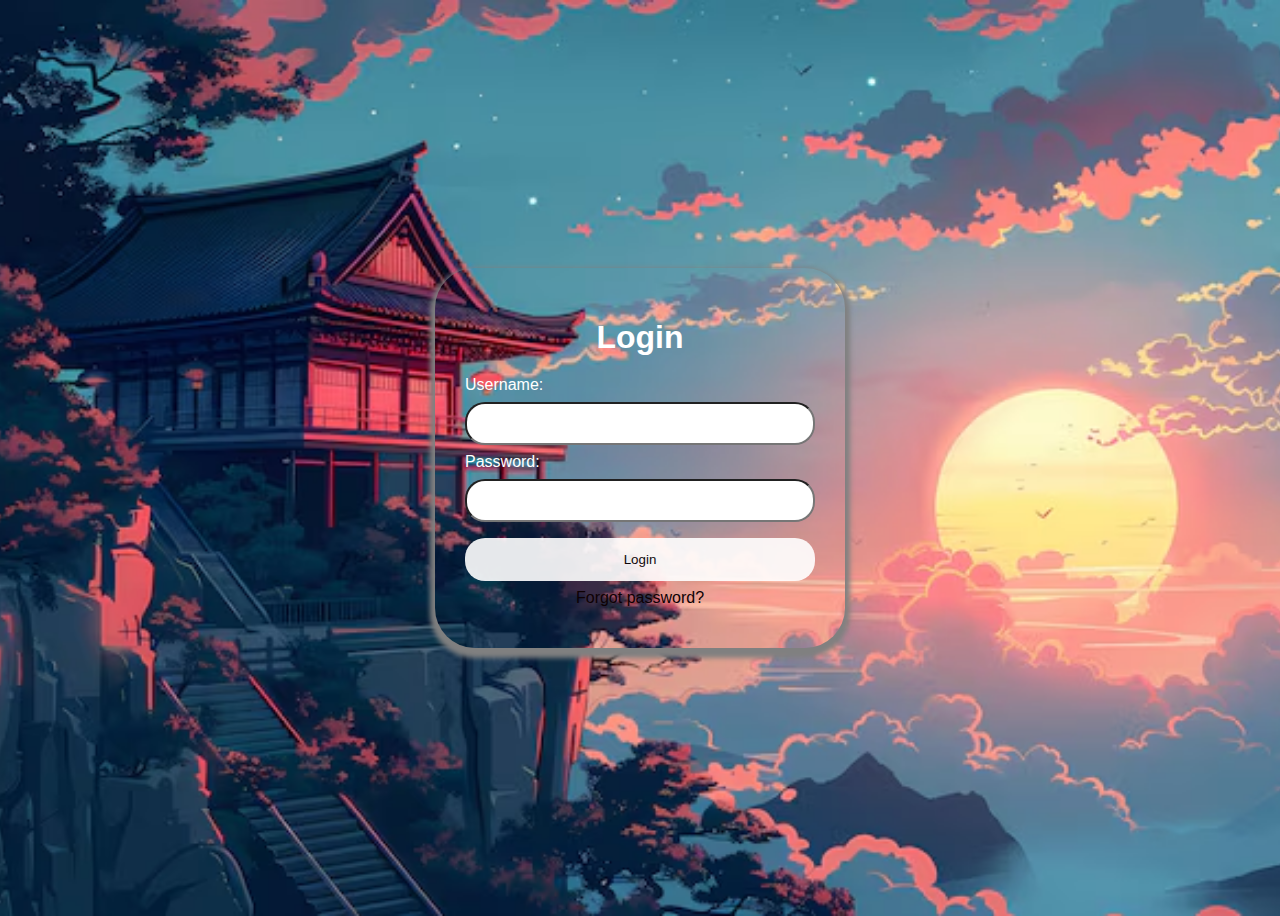
<file: index.html>
<!DOCTYPE html>
<html>
<head>
  <title>Login Form</title>
  <link rel="stylesheet" href="login.css">
</head>
<body>
  <div class="main">  
    <h1>Login</h1>
    <form class="login_form" action="website.html">
      <label for="uname">Username:</label>
      <input type="text" id="uname" name="uname" required>

      <label for="psw">Password:</label>
      <input type="password" id="psw" name="psw" required>

      <button type="submit">Login</button>
    </form>
    <div class="forgot">
      <a href="#">Forgot password?</a>
    </div>
  </div>
  <script src="login.js"></script>
</body>
</html>
</file>
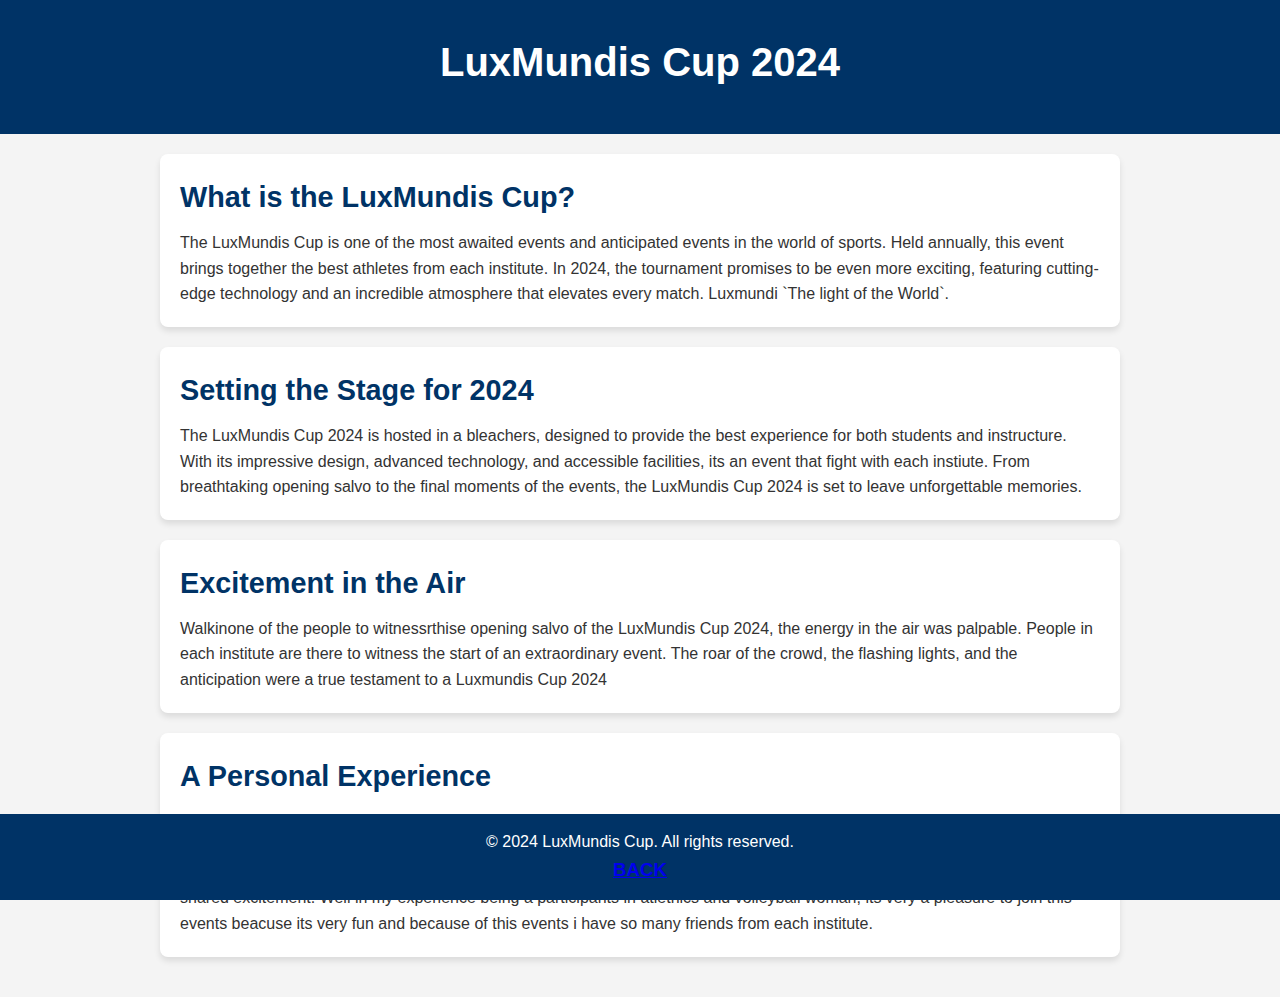
<file: about.html>
<!DOCTYPE html>
<html lang="en">
<head>
    <meta charset="UTF-8">
    <meta name="viewport" content="width=device-width, initial-scale=1.0">
    <meta http-equiv="X-UA-Compatible" content="ie=edge">
    <title>LuxMundis Cup 2024</title>
    <link rel="stylesheet" href="about.css">
</head>
<body>
    <header>
        <h1>LuxMundis Cup 2024</h1>
    </header>

    <section class="content">
        <article>
            <h2>What is the LuxMundis Cup?</h2>
            <p>The LuxMundis Cup is one of the most awaited events and anticipated events in the world of sports. Held annually, this event brings together the best athletes from each institute. In 2024, the tournament promises to be even more exciting, featuring cutting-edge technology and an incredible atmosphere that elevates every match. Luxmundi `The light of the World`.</p>
        </article>

        <article>
            <h2>Setting the Stage for 2024</h2>
            <p>The LuxMundis Cup 2024 is hosted in a bleachers, designed to provide the best experience for both students and instructure. With its impressive design, advanced technology, and accessible facilities, its an event that fight with each instiute. From breathtaking opening salvo to the final moments of the events, the LuxMundis Cup 2024 is set to leave unforgettable memories.</p>
        </article>

        <article>
            <h2>Excitement in the Air</h2>
            <p>Walkinone of the people to witnessrthise opening salvo of the LuxMundis Cup 2024, the energy in the air was palpable. People in each institute are there to witness the start of an extraordinary event. The roar of the crowd, the flashing lights, and the anticipation were a true testament to a Luxmundis Cup 2024</p>
        </article>

        <article>
            <h2>A Personal Experience</h2>
            <p>Being one of the people to witness this LuxMundis Cup 2024 was an unforgettable experience. The thrill of who won the championships , the intensity of the crowds reactions, and the joy of witnessing history in the making were beyond anything not only brought together each different institute but also united people from each institute, creating a sense of people community and shared excitement. Well in my experience being a participants in atlethics and volleyball woman, its very a pleasure to join this events beacuse its very fun and because of this events i have so many friends from each institute. </p>
        </article>
    </section>

    <footer>
        <p>&copy; 2024 LuxMundis Cup. All rights reserved.</p>
        <a href="website.html"><h3>BACK </a></h3> 
    </footer>
</body> 
</html
</file>
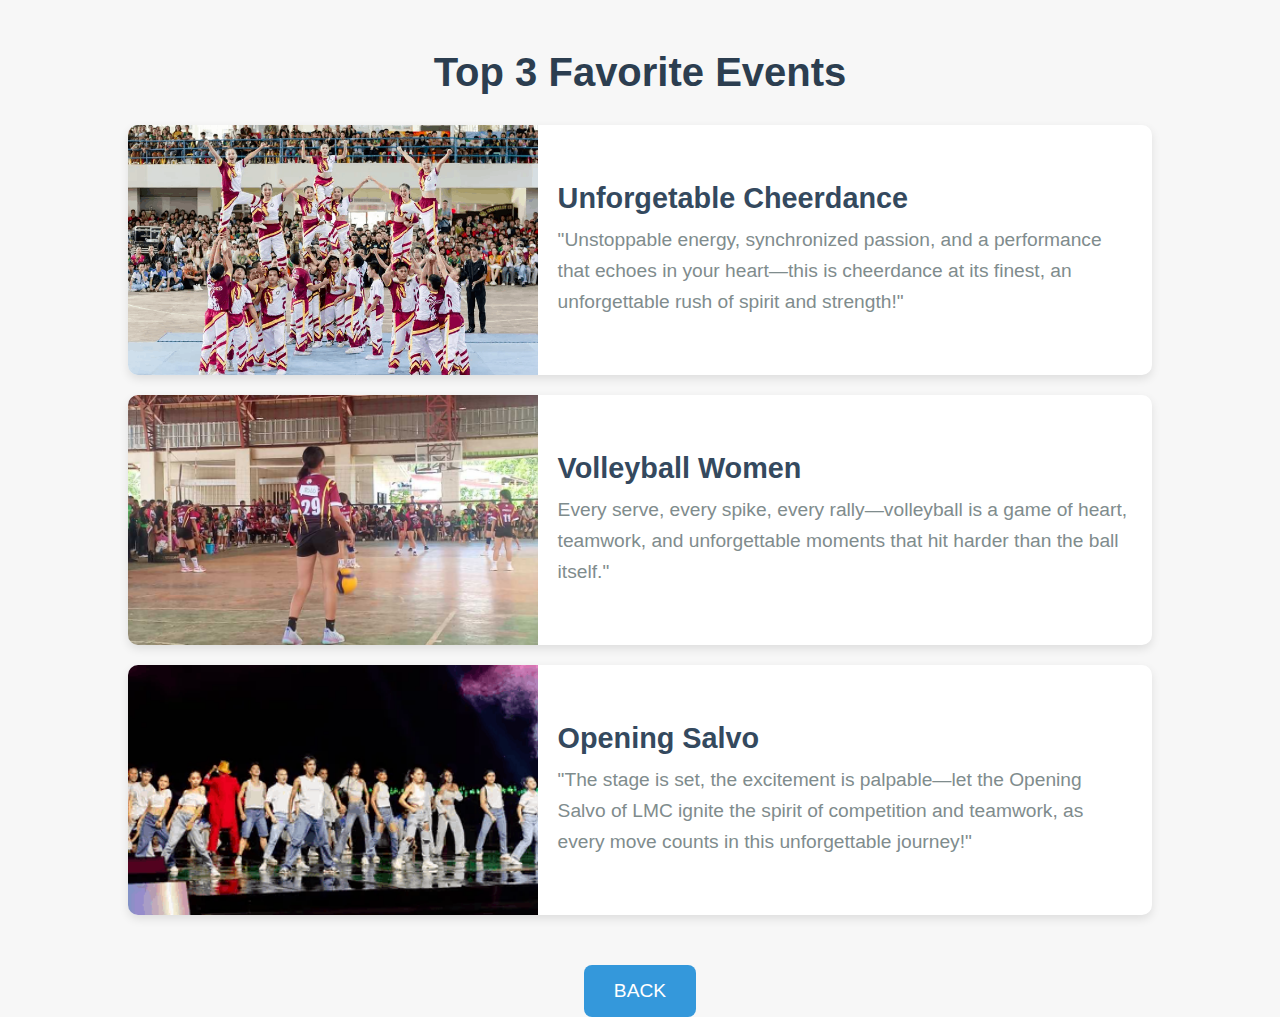
<file: gallery.html>
<!DOCTYPE html>
<html>
<head>
    <meta charset="UTF-8">
    <meta name="viewport" content="width=device-width, initial-scale=1.0">
    <title>Top 3 Favorite Events</title>
    <link rel="stylesheet" href="gallery.css">
</head>
<body>
    <div class="container">
        <h1 class="title">Top 3 Favorite Events</h1>
        <div class="event-card">
            <div class="event-image" style="background-image: url('t1.gif');"></div>
            <div class="event-content">
                <h2 class="event-name">Unforgetable Cheerdance</h2>
                <p class="event-caption">"Unstoppable energy, synchronized passion, and a performance that echoes in your heart—this is cheerdance at its finest, an unforgettable rush of spirit and strength!"</p>
            </div>
        </div>
        
        <div class="event-card">
            <div class="event-image" style="background-image: url('t2.jpg');"></div>
            <div class="event-content">
                <h2 class="event-name"> Volleyball Women
                </h2>
                <p class="event-caption">Every serve, every spike, every rally—volleyball is a game of heart, teamwork, and unforgettable moments that hit harder than the ball itself."</p>
            </div>
        </div>

        <div class="event-card">
            <div class="event-image" style="background-image: url('n.gif');"></div>
            <div class="event-content">
                <h2 class="event-name"> Opening Salvo
                </h2>
                <p class="event-caption">
                    "The stage is set, the excitement is palpable—let the Opening Salvo of LMC ignite the spirit of competition and teamwork, as every move counts in this unforgettable journey!"</p>
            </div>
        </div>
    </div> 
    <div class="back">
    <a href="website.html"><button class="back-button">BACK</button></a>
        
    </div>

</body>
</html>
</file>
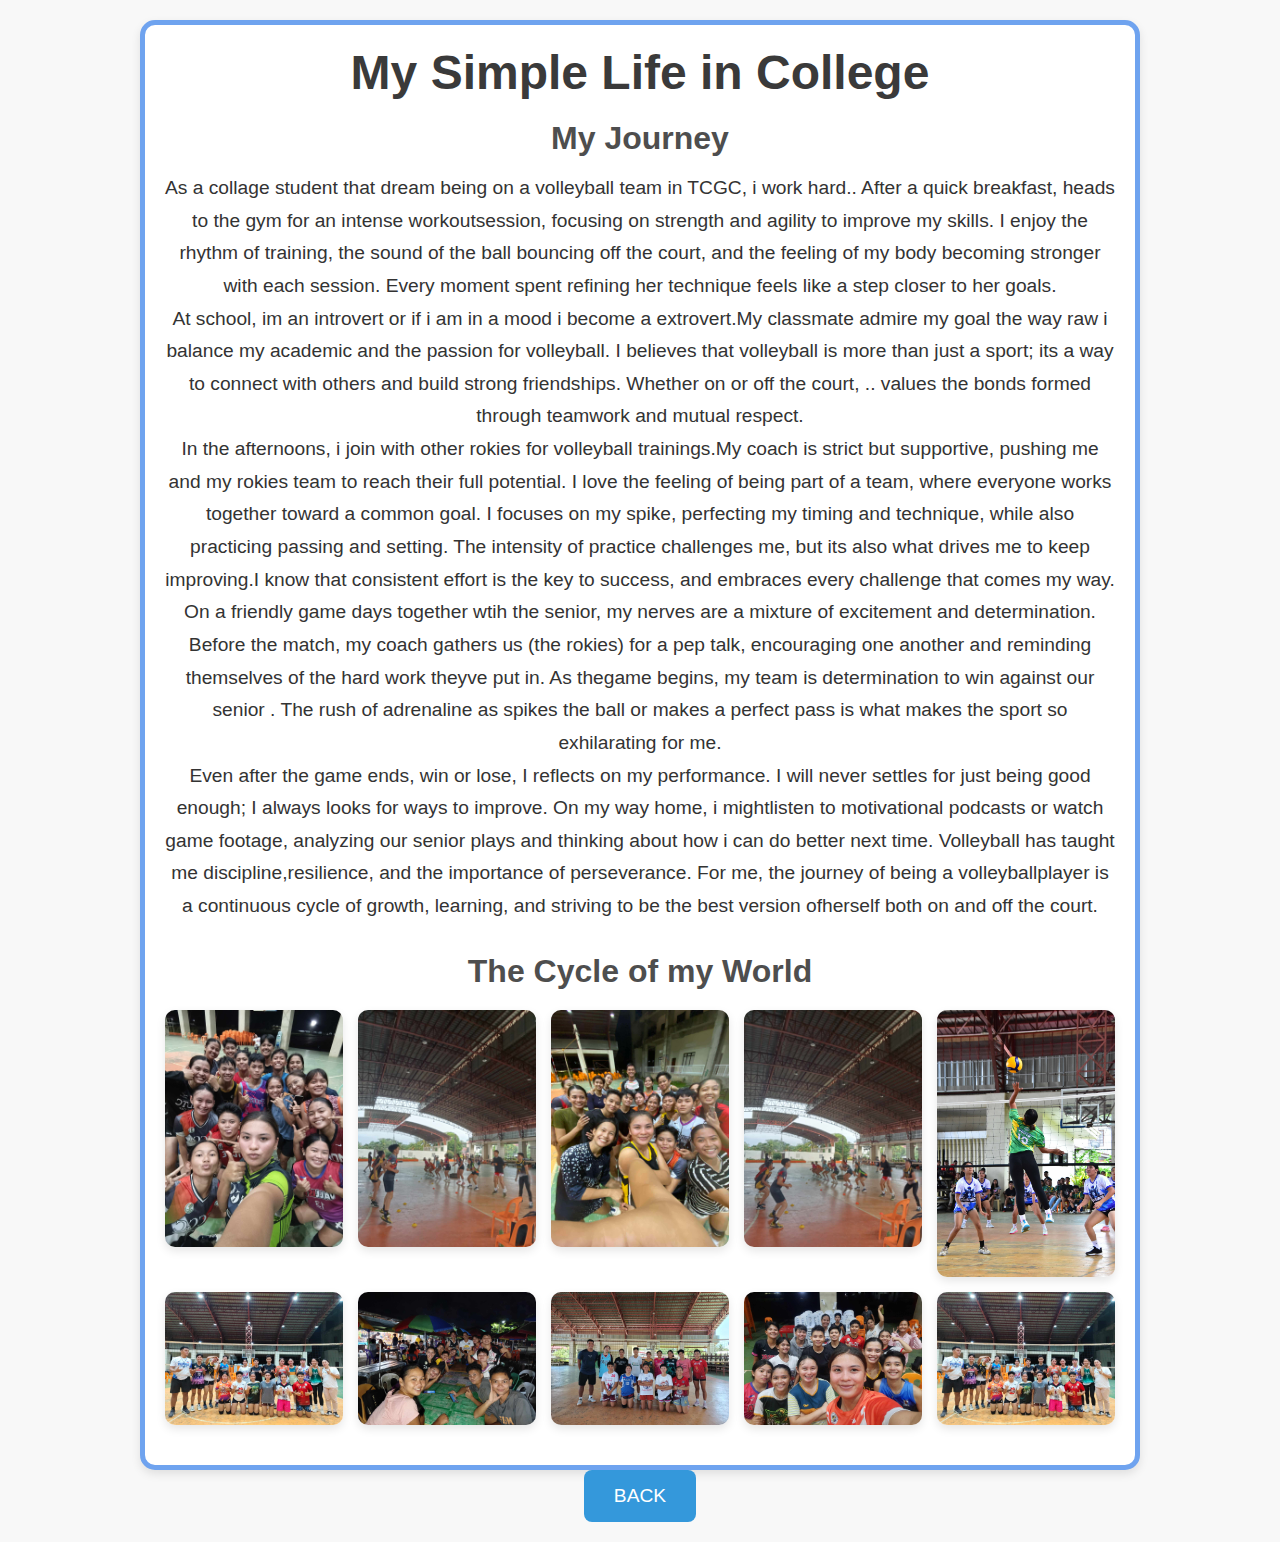
<file: homepage.html>
<!DOCTYPE html>
<html lang="en">
<head>
  <meta charset="UTF-8">
  <meta name="viewport" content="width=device-width, initial-scale=1.0">
  <title>My Life Story</title>
  <link rel="stylesheet" href="homepage.css">
</head>
<body>
  <div class="container">
    <header>
      <h1>My Simple Life in College</h1>
    </header>
    
    <section class="story">
      <h2>My Journey</h2>
      <p>
        As a collage student that dream being on a volleyball team in TCGC, i work hard.. After a quick breakfast, heads to the gym for an intense workoutsession, focusing on strength and agility to improve my skills. I enjoy the rhythm of training, the sound of the ball bouncing off the court, and the feeling of my body becoming stronger with each session. Every moment spent refining her technique feels like a step closer to her goals. 
<br>
        At school, im an introvert or if i am in a mood i become a extrovert.My classmate admire my goal the way raw i balance my academic and the passion for volleyball. I believes that volleyball is more than just a sport; its a way to connect with others and build strong friendships. Whether on or off the court, .. values the bonds formed through teamwork and mutual respect.
<br>    
        In the afternoons, i join with other rokies for volleyball trainings.My coach is strict but supportive, pushing me and my rokies team to reach their full potential. I love the feeling of being part of a team, where everyone works together toward a common goal. I focuses on my spike, perfecting my timing and technique, while also practicing  passing and setting. The intensity of practice challenges me, but its also what drives me to keep improving.I  know that consistent effort is the key to success, and embraces every challenge that comes my way. 
<br>
        On a friendly game days together wtih the senior, my nerves are a mixture of excitement and determination. Before the match, my coach  gathers us (the rokies) for a pep talk, encouraging one another and reminding themselves of the hard work theyve put in. As thegame begins, my team is determination to win against our senior . The rush of adrenaline as  spikes the ball or makes a perfect pass is what makes the sport so exhilarating for me. 
<br>
        Even after the game ends, win or lose, I reflects on my performance. I will never settles for just being good enough; I always looks for ways to improve. On my way home, i mightlisten to motivational podcasts or watch game footage, analyzing our senior plays and thinking about how i can do better next time. Volleyball has taught me discipline,resilience, and the importance of perseverance. For me, the journey of being a volleyballplayer is a continuous cycle of growth, learning, and striving to be the best version ofherself both on and off the court.
      </p>
    </section>
    
    <section class="image-gallery">
      <h2>The Cycle of my World</h2>
      <div class="image-container">
        <img src="1.jpg" alt="1">
        <img src="3.jpg" alt="2">
        <img src="8.jpg" alt="3">
        <img src="4.jpg" alt="4">
        <img src="p.jpg" alt="5">
        <img src="10.jpg" alt="6">
        <img src="7.jpg" alt="7">
        <img src="2.jpg" alt="8">
        <img src="9.jpg" alt="9">
        <img src="10.jpg" alt="10">
      </div>
    </section>
  </div>
  <div class="back">
  <a href="website.html"><button class="back-button"> BACK </button></a>
</div>
</body>
</html>
</file>
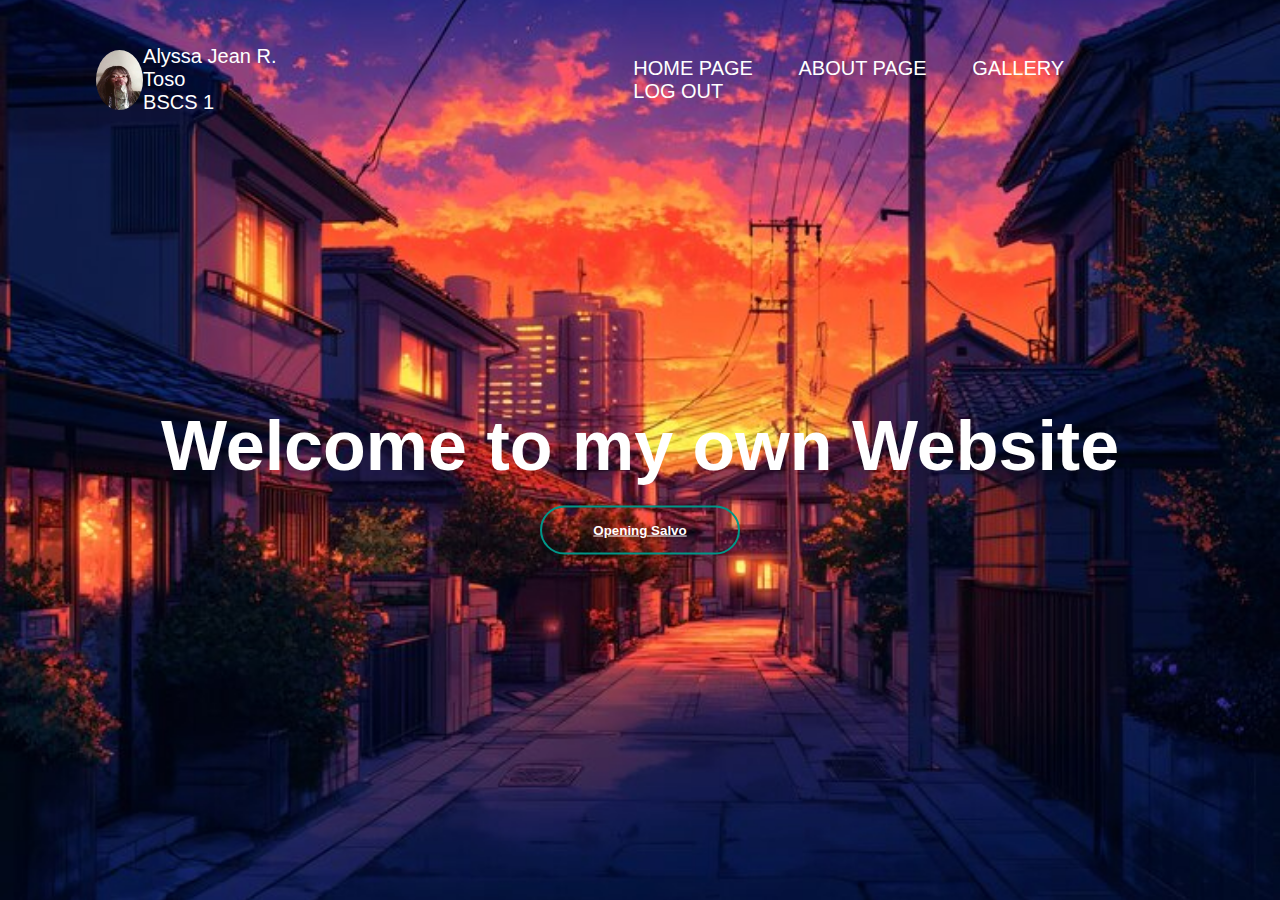
<file: website.html>
<!DOCTYPE html>
<html>
<head>
    <title>website</title>
    <link rel="stylesheet" href="website.css">
</head>
<body>
    <div class="banner">
        <div class="navbar">
            <img src="p2.jpg" class="logo">
            <p>Alyssa Jean R. Toso<br>
                BSCS 1
            </p>
            <ul>
                <li><a href="homepage.html">Home Page</a></li>
                <li><a href="about.html">About Page</a></li>
                <li><a href="gallery.html">Gallery</a></li>
                <li><a href="index.html">Log out </a></li>
            </ul>

        </div>
        <div class="content">
            <h3>Welcome to my own Website</h3> 

            <div>
                <button type="button"><span></span><a href="video.html">Opening Salvo</a>
            </div>
        </div>
    </div>
    


</body>
</html>
</file>
<file: login.css>
body {
    font-family:Arial, Helvetica, sans-serif;
    display: flex;
    justify-content: center;
    align-items: center;
    min-height: 100vh;
    background-image: url(a1.avif) ;
    background-position: center;
    background-repeat: no-repeat;
    background-size: cover; 
    overflow: hidden;

  }

  
  .main {
    padding: 30px;
    border-radius: 10px;
    box-shadow: 0 5px 5px 5px gray;
    width: 350px;
    height: 320px;
    border-radius: 40px;
    backdrop-filter: calc(4px);
    animation: slideIn 1s ease-in-out; 

  }
  
  h1 {
    text-align: center;
    margin-bottom: 20px;
    color:white; 
  }
  
  input[type="text"],
  input[type="password"] {
    width: 100%;
    padding: 12px 20px;
    margin: 8px 0;
    display: inline-block;
    border: 2bpx solid rgb(7, 1, 1);
    box-sizing: border-box;
    border-radius: 20px;
    background-color:white; 
    color: rgb(8, 0, 0);
    transition: all 0.3s ease-in-out;
  }
  
  input[type="text"]:focus,
  input[type="password"]:focus {
   outline: none;
    border-color: #1d2024; 
    box-shadow: 0 0 5px rgba(0, 123, 255, 0.2);
  }
  
  button {
    background-color: white;
    border-radius: 20px;
    color: black;
    padding: 14px 20px;
    margin: 8px 0;
    border: none;
    cursor: pointer;
    width: 100%;
    opacity: 0.9;
    transition: all 0.3s ease-in-out;
  }
  
  button:hover {
    opacity: 1;
    transform: scale(1.05); 
    box-shadow: 0 2px 5px rgba(202, 14, 14, 0.2);
  }
  
  .forgot {
    text-align: center;
    margin-bottom: 10px;
  }
  
  a {
    color: rgb(14, 1, 4);
    text-decoration: none;
    transition: all 0.3s ease-in-out;
  }
  
  a:hover {
    text-decoration: underline;
  }
  
  label {
    color: white;
  }
  
  
  @keyframes slideIn {
    0% {
      opacity: 0;
      transform: translateX(-100%);
    }
    100% {
      opacity: 1;
      transform: translateX(0);
    }
  }
</file>
<file: about.css>
* {
    margin: 0;
    padding: 0;
    box-sizing: border-box;
}

body {
    font-family: Arial, sans-serif;
    line-height: 1.6;
    background-color: #f4f4f4;
    color: #333;
}

header {
    background-color: #003366;;
    color: #fff;
    text-align: center;
    padding: 30px 0;
}

header h1 {
    font-size: 2.5rem;
    margin-bottom: 10px;
}

header p {
    font-size: 1.2rem;
    margin-bottom: 20px;
}

.content {
    max-width: 1000px;
    margin: 0 auto;
    padding: 20px;
}

article {
    background-color: #fff;
    margin-bottom: 20px;
    padding: 20px;
    border-radius: 8px;
    box-shadow: 0 4px 6px rgba(0, 0, 0, 0.1);
}

article h2 {
    font-size: 1.8rem;
    color: #003366;
    margin-bottom: 10px;
}

article p {
    font-size: 1rem;
    line-height: 1.6;
}

footer {
    background-color: #003366;
    color: #fff;
    text-align: center;
    padding: 15px 0;
    position: fixed;
    bottom: 0;
    width: 100%;
}
footer:hover{
    color:skyblue;
    
}
</file>
<file: gallery.css>
* {
  margin: 0;
  padding: 0;
  box-sizing: border-box;
  
}

body {
  font-family: 'Arial', sans-serif;
  background-color: #f7f7f7;
  color: #333;
  
}

.container {
  width: 80%;
  margin: 50px auto;
  text-align: center;
}

.title {
  font-size: 2.5em;
  margin-bottom: 30px;
  color: #2c3e50;
}


.event-card {
  display: flex;
  justify-content: center;
  align-items: center;
  background-color: #fff;
  margin-bottom: 20px;
  border-radius: 10px;
  box-shadow: 0 4px 10px rgba(0, 0, 0, 0.1);
  overflow: hidden;
  transition: transform 0.3s ease;
}

.event-card:hover {
  transform: scale(1.05);
}


.event-image {
  width: 40%;
  height: 250px;
  background-size: cover;
  background-position: center;
}


.event-content {
  width: 60%;
  padding: 20px;
  text-align: left;
}


.event-name {
  font-size: 1.8em;
  font-weight: bold;
  color: #34495e;
  margin-bottom: 10px;
}


.event-caption {
  font-size: 1.2em;
  color: #7f8c8d;
  line-height: 1.6;
}


@media (max-width: 768px) {
  .event-card {
      flex-direction: column;
  }

  .event-image {
      width: 100%;
      height: 200px;
  }

  .event-content {
      width: 100%;
      text-align: center;
  }
}
.back {
  text-align: center;
}

.back-button {
  background-color: #3498db;
  color: #fff;
  font-size: 1.2em;
  padding: 15px 30px;
  border: none;
  border-radius: 8px;
  cursor: pointer;
  transition: background-color 0.3s ease, transform 0.2s ease;
}

.back-button:hover {
  background-color: #2980b9;
  transform: scale(1.05);
}

.back-button:active {
  background-color: #1f6d92;
}
</file>
<file: homepage.css>
* {
  margin: 0;
  padding: 0;
  box-sizing: border-box;

}

body {
  font-family: 'Arial', sans-serif;
  background-color: #f8f8f8;
  color: #333;
  padding: 20px;
  

}

.container {
  max-width: 1000px;
  margin: 0 auto;
  background-color: white;
  padding: 20px;
  border-radius: 15px;
  box-shadow: 0 4px 10px rgba(0, 0, 0, 0.1);
  border: 5px solid #6fa3ef; /* Pretty border color */
}

header {
  text-align: center;
  margin-bottom: 20px;
}

header h1 {
  font-size: 3em;
  color: #3a3a3a;
  font-weight: 700;
}

.story {
  margin-bottom: 30px;
}

.story h2 {
  font-size: 2em;
  color: #4e4e4e;
  text-align: center;
  margin-bottom: 15px;
}

.story p {
  font-size: 1.2em;
  line-height: 1.7;
  text-align: center;
  margin-bottom: 20px;
}

.image-gallery {
  text-align: center;
}

.image-gallery h2 {
  font-size: 2em;
  color: #4e4e4e;
  margin-bottom: 20px;
}

.image-container {
  display: grid;
  grid-template-columns: repeat(5, 1fr); /* 5 images per row */
  gap: 15px;
  margin-bottom: 20px;
}

.image-container img {
  width: 100%;
  height: auto;
  border-radius: 10px;
  box-shadow: 0 4px 10px rgba(0, 0, 0, 0.1);
  transition: transform 0.3s ease-in-out;
}

.image-container img:hover {
  transform: scale(1.05);
}

.back {
  text-align: center;
}

.back-button {
  background-color: #3498db;
  color: #fff;
  font-size: 1.2em;
  padding: 15px 30px;
  border: none;
  border-radius: 8px;
  cursor: pointer;
  transition: background-color 0.3s ease, transform 0.2s ease;
}

.back-button:hover {
  background-color: #2980b9;
  transform: scale(1.05);
}

.back-button:active {
  background-color: #1f6d92;
}
</file>
<file: website.css>
* {
    margin: 0;
    padding: 0;
    font-family: sans-serif;
}

.banner {
    width: 100%;
    height: 100vh;
    background-image:url(p1.jpg);
    background-size: cover;
    background-position: center;
    background-color: black;

}

.navbar {
    width: 85%;
    margin: auto;
    padding: 45px 0;
    display: flex;
    align-items: center;
    justify-content: space-between;
    font-size: 20px;
}

.navbar ul li {
    list-style: none;
    display: inline-block;
    margin: 0 20px;
    position: relative;
    color: white;
}

.navbar ul li a {
    text-decoration: none;
    color:white;
    text-transform: uppercase;
}

.navbar ul li::after {
    content: '';
    height: 3px;
    width: 0;
    background: #009688;
    position: absolute;
    left: 0;
    bottom: -10px;
    transition: 0.4s;
}

.navbar ul li:hover:after {
    width: 100%;

}
.navbar p{
    color: white;
    margin-right: 300px;
}

.logo{
    border-radius: 50%;
    width: 50px;
    height: 60px;
}
.content {
    width: 100%;
    position: absolute;
    top: 50%;
    transform: translateY(-50%);
    text-align: center;
    color: black;
    font-family: 'Times New Roman', Times, serif;
    
}

.content h3 {
    font-size: 70px;
    margin-top: 80px;  
    color: white;
}

button {
    width: 200px;
    padding: 15px 0;
    text-align:center;
    margin: 20px 10px;
    border-radius: 25px;
    font-weight: bold;
    border: 2px solid #009688;
    background: transparent;
    color: black;
    cursor: pointer;
    position: relative;
    overflow: hidden;
}

span {
    background: #009688;
    height: 100%;
    width: 0%;
    border-radius: 25px;
    position: absolute;
    left: 0;
    bottom: 0;
    z-index: -1;
    transition: 0.5s;
}

button:hover span {
    width: 100%;
}

button:hover {
    border: none;
}

a{
    color: white;
}

.paragrahp {
    color: black;
    font-size: 17px;
    font-family: 'Times New Roman', Times, serif;

}
</file>
